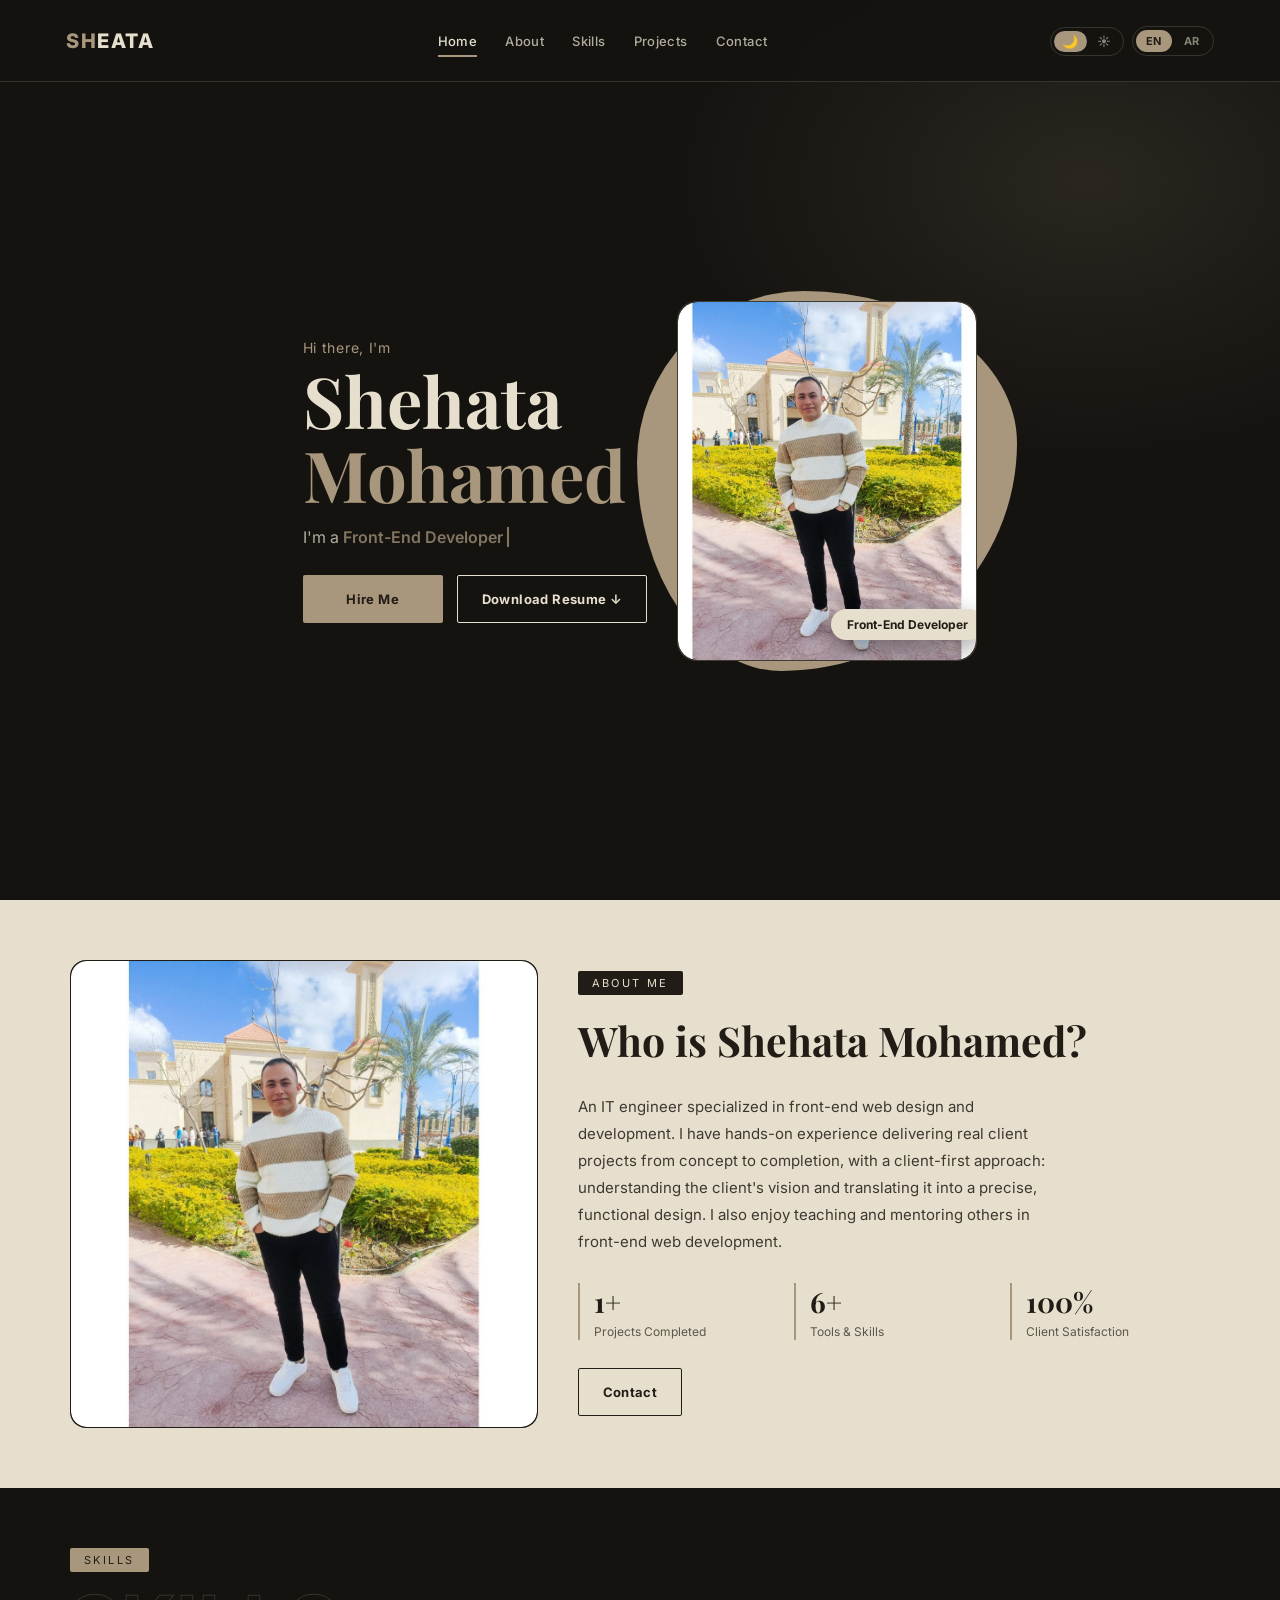
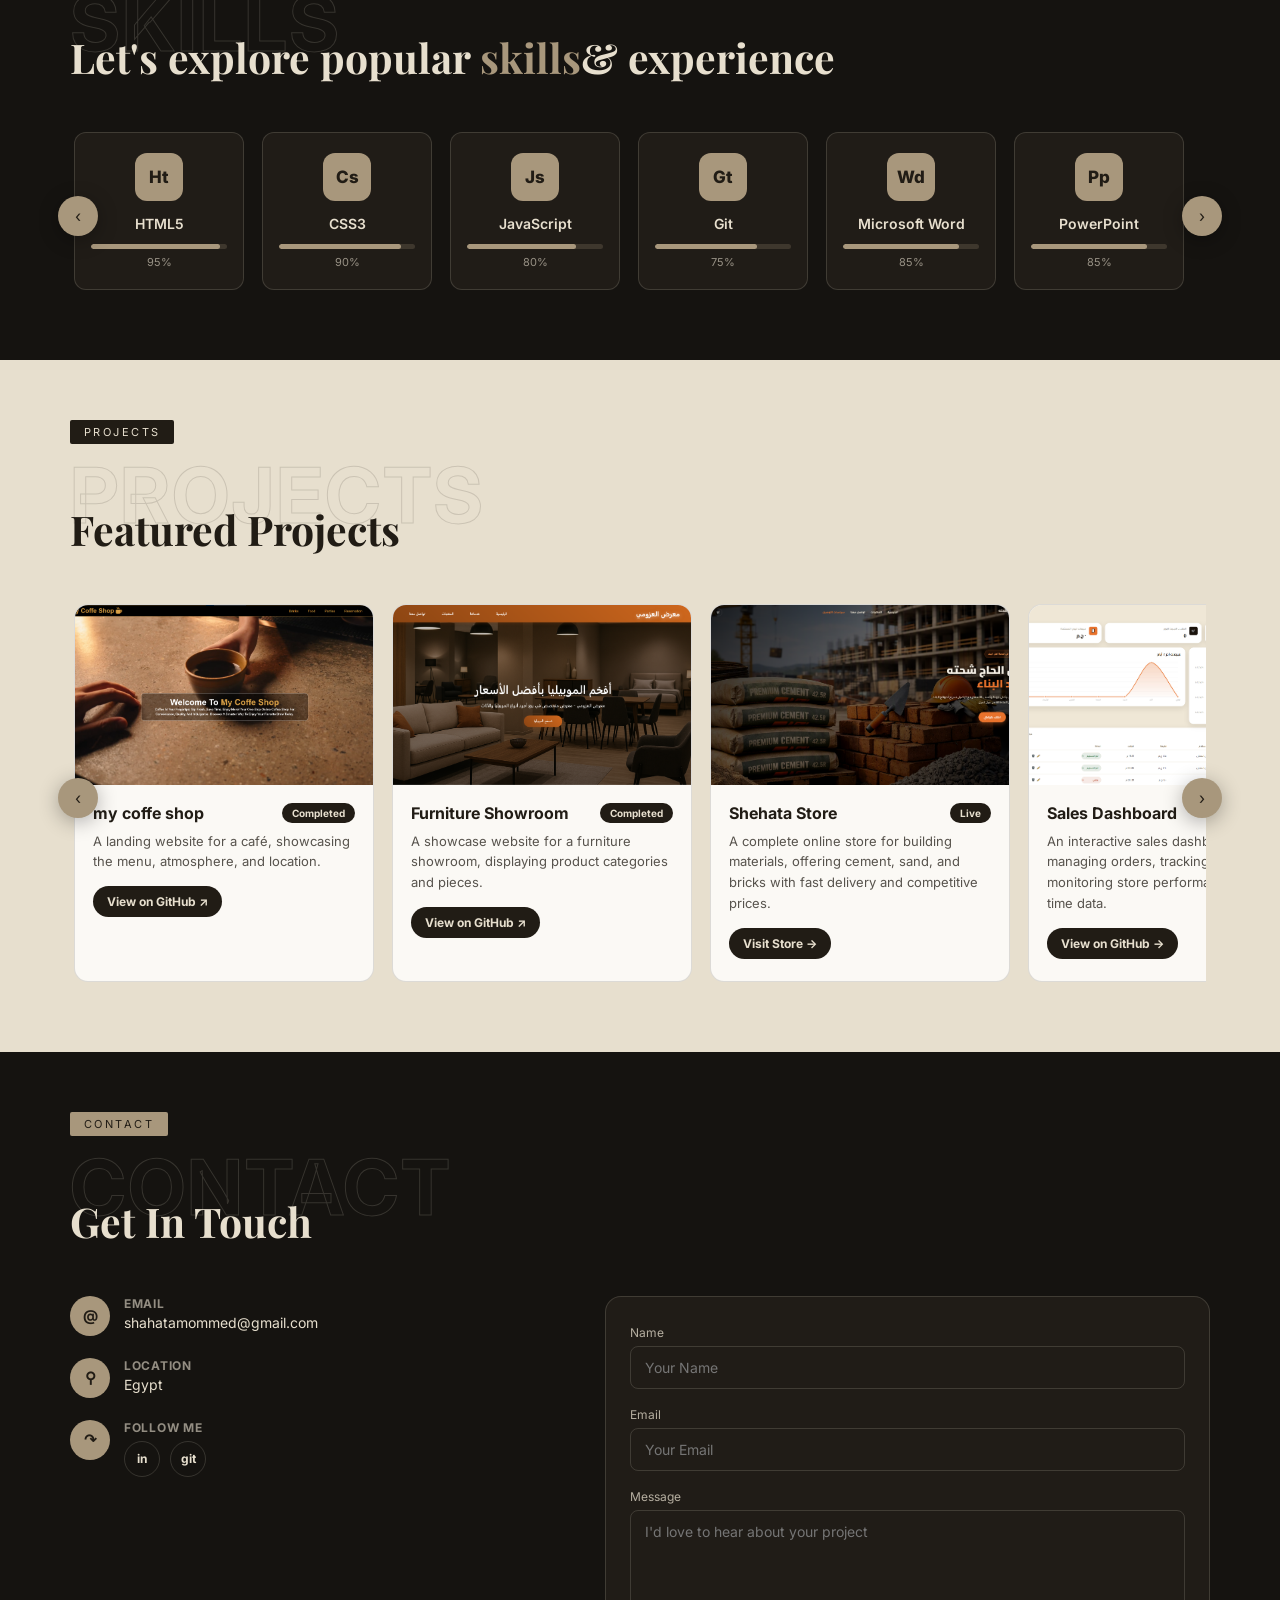
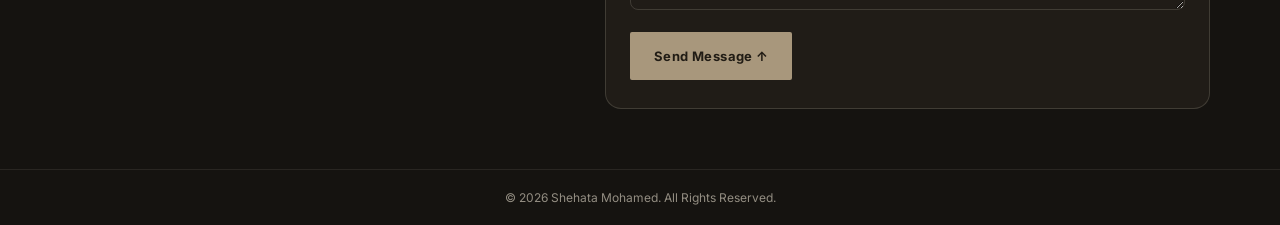
<file: index.html>
<!DOCTYPE html>
<html lang="en" dir="ltr" data-theme="dark">
<head>
<meta charset="UTF-8">
<meta name="viewport" content="width=device-width, initial-scale=1.0">
<link rel="icon" type="image/png" href="img/logo.png">

<title>Shehata Mohamed | Front-End Developer</title>
<link rel="preconnect" href="https://fonts.googleapis.com">
<link rel="preconnect" href="https://fonts.gstatic.com" crossorigin="anonymous">
<link href="https://fonts.googleapis.com/css2?family=Amiri:wght@400;700&family=Tajawal:wght@300;400;500;700;800&family=Playfair+Display:ital,wght@0,400;0,600;0,700;0,900;1,500&family=Inter:wght@300;400;500;600;700;800&display=swap" rel="stylesheet">

<link rel="stylesheet" href="style.css">


</head>
<body class="lang-en">

<header>
  <div class="wrap navbar">
    <div class="logo"><span>SH</span>EATA</div>
    <nav class="nav-links" id="navLinks">
      <a href="#home" class="active i18n" data-en="Home" data-ar="الرئيسية">Home</a>
      <a href="#about" class="i18n" data-en="About" data-ar="من أنا">About</a>
      <a href="#skills" class="i18n" data-en="Skills" data-ar="المهارات">Skills</a>
      <a href="#projects" class="i18n" data-en="Projects" data-ar="المشاريع">Projects</a>
      <a href="#contact" class="i18n" data-en="Contact" data-ar="تواصل">Contact</a>
    </nav>
    <div class="nav-right">
      <div class="theme-toggle">
        <button id="btnDark" class="active" aria-label="Dark mode" title="Dark mode">🌙</button>
        <button id="btnLight" aria-label="Light mode" title="Light mode">☀</button>
      </div>
      <div class="lang-toggle">
        <button id="btnEn" class="active">EN</button>
        <button id="btnAr">AR</button>
      </div>
      <button class="burger" id="burger" aria-label="menu"><span></span><span></span><span></span></button>
    </div>
  </div>
</header>

<!-- HERO -->
<section class="hero" id="home">
  <div class="wrap hero-grid">
    <div>
      <div class="hero-eyebrow i18n" data-en="Hi there, I'm" data-ar="أهلاً، أنا">Hi there, I'm</div>
      <h1><span class="i18n" data-en="Shehata" data-ar="شحاته">Shehata</span> <span class="accent i18n" data-en="Mohamed" data-ar="محمد">Mohamed</span></h1>
      <div class="role-line">
        <span class="i18n" data-en="I'm a " data-ar="أنا ">I'm a </span><span class="type i18n" data-en="Front-End Developer" data-ar="مطوّر واجهات أمامية">Front-End Developer</span>
      </div>
      <div class="hero-actions">
        <a href="#contact" class="btn btn-solid i18n" data-en="Hire Me" data-ar="وظّفني">Hire Me</a>
        <a href="#" class="btn btn-line i18n" data-en="Download Resume ↓" data-ar="تحميل السيرة الذاتية ↓">Download Resume ↓</a>
      </div>
    </div>
    <div class="hero-visual">
      <div class="blob"></div>
      <div class="avatar">
        <img src="img/photo.jpg" alt="Portrait of Shehata Mohamed" class="photo-img">
        <div class="role-tag i18n" data-en="Front-End Developer" data-ar="مطوّر واجهات أمامية">Front-End Developer</div>
      </div>
    </div>
  </div>
</section>

<!-- ABOUT -->
<section class="about light" id="about">
  <div class="wrap about-grid">
    <div class="about-photo reveal">
      <img src="img/photo.jpg" alt="Portrait of Shehata Mohamed" class="about-img">
    </div>
    <div class="about-text">
      <span class="eyebrow i18n" data-en="About Me" data-ar="من أنا">About Me</span>
      <div class="section-head" style="padding-top:0;margin-bottom:26px;">
        <h2 class="i18n" data-en="Who is Shehata Mohamed?" data-ar="من هو شحاته محمد؟">Who is Shehata Mohamed?</h2>
      </div>
      <p class="i18n" data-en="An IT engineer specialized in front-end web design and development. I have hands-on experience delivering real client projects from concept to completion, with a client-first approach: understanding the client's vision and translating it into a precise, functional design. I also enjoy teaching and mentoring others in front-end web development." data-ar="مهندس تقنية معلومات متخصص في تصميم وتطوير واجهات المواقع. أمتلك خبرة عملية في إنجاز مشاريع فعلية لعملاء حقيقيين، وأتبنّى أسلوب عمل يضع راحة العميل أولاً: فهم رؤيته وترجمتها إلى تصميم دقيق يعكس ما يتخيّله بالضبط. كما أستمتع بتعليم وتوجيه آخرين في مجال تطوير واجهات المواقع.">An IT engineer specialized in front-end web design and development. I have hands-on experience delivering real client projects from concept to completion, with a client-first approach: understanding the client's vision and translating it into a precise, functional design. I also enjoy teaching and mentoring others in front-end web development.</p>
      <div class="stats">
        <div class="stat"><b>1+</b><span class="i18n" data-en="Projects Completed" data-ar="مشاريع منجزة">Projects Completed</span></div>
        <div class="stat"><b>6+</b><span class="i18n" data-en="Tools &amp; Skills" data-ar="أدوات ومهارات">Tools &amp; Skills</span></div>
        <div class="stat"><b>100%</b><span class="i18n" data-en="Client Satisfaction" data-ar="رضا العملاء">Client Satisfaction</span></div>
      </div>
      <a href="#contact" class="btn btn-line i18n" data-en="Contact" data-ar="تواصل">Contact</a>
    </div>
  </div>
</section>

<!-- SKILLS -->
<section class="skills" id="skills">
  <div class="wrap">
    <span class="eyebrow i18n" data-en="Skills" data-ar="المهارات">Skills</span>
    <div class="section-head">
      <span class="ghost-heading i18n" data-en="SKILLS" data-ar="مهارات">SKILLS</span>
      <h2><span class="i18n" data-en="Let's explore popular " data-ar="لنستكشف أبرز ">Let's explore popular </span><em class="i18n" data-en="skills" data-ar="المهارات">skills</em><span class="i18n" data-en=" &amp; experience" data-ar=" والخبرات">&amp; experience</span></h2>
    </div>
    <div class="carousel-wrap">
      <button class="car-btn car-prev" data-target="skillsCar">‹</button>
      <div class="carousel" id="skillsCar">
        <div class="skill-card"><div class="skill-icon">Ht</div><h4 class="i18n" data-en="HTML5" data-ar="HTML5">HTML5</h4><div class="bar-track"><div class="bar-fill" data-pct="95"></div></div><span class="skill-pct">95%</span></div>
        <div class="skill-card"><div class="skill-icon">Cs</div><h4 class="i18n" data-en="CSS3" data-ar="CSS3">CSS3</h4><div class="bar-track"><div class="bar-fill" data-pct="90"></div></div><span class="skill-pct">90%</span></div>
        <div class="skill-card"><div class="skill-icon">Js</div><h4 class="i18n" data-en="JavaScript" data-ar="JavaScript">JavaScript</h4><div class="bar-track"><div class="bar-fill" data-pct="80"></div></div><span class="skill-pct">80%</span></div>
        <div class="skill-card"><div class="skill-icon">Gt</div><h4 class="i18n" data-en="Git" data-ar="جيت">Git</h4><div class="bar-track"><div class="bar-fill" data-pct="75"></div></div><span class="skill-pct">75%</span></div>
        <div class="skill-card"><div class="skill-icon">Wd</div><h4 class="i18n" data-en="Microsoft Word" data-ar="Word">Microsoft Word</h4><div class="bar-track"><div class="bar-fill" data-pct="85"></div></div><span class="skill-pct">85%</span></div>
        <div class="skill-card"><div class="skill-icon">Pp</div><h4 class="i18n" data-en="PowerPoint" data-ar="PowerPoint">PowerPoint</h4><div class="bar-track"><div class="bar-fill" data-pct="85"></div></div><span class="skill-pct">85%</span></div>
      </div>
      <button class="car-btn car-next" data-target="skillsCar">›</button>
    </div>
  </div>
</section>
 
<!-- PROJECTS -->
<section class="projects light" id="projects">
  <div class="wrap">
    <span class="eyebrow i18n" data-en="Projects" data-ar="المشاريع">Projects</span>
    <div class="section-head">
      <span class="ghost-heading i18n" data-en="PROJECTS" data-ar="مشاريع">PROJECTS</span>
      <h2 class="i18n" data-en="Featured Projects" data-ar="أبرز المشاريع">Featured Projects</h2>
    </div>
    <div class="carousel-wrap">
      <button class="car-btn car-prev" data-target="projCar">‹</button>
      <div class="carousel" id="projCar">

        <div class="proj-card">
          <div class="proj-thumb">
            <img src="img/WEB1.png" alt="Café Website Screenshot">
          </div>
          <div class="proj-body">
            <div class="proj-top"><h4 class="i18n" data-en="My Coffe Shop" data-ar="موقع كافيه">my coffe shop</h4><span class="badge i18n" data-en="Completed" data-ar="مكتمل">Completed</span></div>
            <p class="i18n" data-en="A landing website for a café, showcasing the menu, atmosphere, and location, designed to give visitors a clear, appealing first impression before they visit." data-ar="موقع تعريفي لكافيه يعرض قائمة المشروبات والأجواء والموقع، بتصميم يمنح الزائر انطباعاً أولياً واضحاً وجذاباً قبل زيارته فعلياً.">A landing website for a café, showcasing the menu, atmosphere, and location.</p>
            <a href="https://1shehata1.github.io/mycoffe/" target="_blank" rel="noopener" class="btn-github i18n" data-en="View on GitHub ↗" data-ar="عرض على GitHub ↗">View on GitHub ↗</a>
          </div>
        </div>
      
        <div class="proj-card">
          <div class="proj-thumb">
            <img src="img/WEB2.png" alt="Furniture Showroom Website Screenshot">
          </div>
          <div class="proj-body">
            <div class="proj-top"><h4 class="i18n" data-en="Furniture Showroom" data-ar="معرض موبيليا">Furniture Showroom</h4><span class="badge i18n" data-en="Completed" data-ar="مكتمل">Completed</span></div>
            <p class="i18n" data-en="A showcase website for a furniture showroom, displaying product categories and pieces with clean visuals that let the products speak for themselves." data-ar="موقع عرض لمعرض أثاث (موبيليا)، يعرض فئات المنتجات والقطع بصرياً بشكل نظيف يترك للمنتج نفسه فرصة التحدث عن جودته.">A showcase website for a furniture showroom, displaying product categories and pieces.</p>
            <a href="https://1shehata1.github.io/azoumi/" target="_blank" rel="noopener" class="btn-github i18n" data-en="View on GitHub ↗" data-ar="عرض على GitHub ↗">View on GitHub ↗</a>
          </div>
        </div>

    <div class="proj-card">
  <div class="proj-thumb">
    <img src="img/Screenshot 2026-08-31 204503.png" alt="Shehata Store - Building Materials">
  </div>
  <div class="proj-body">
    <div class="proj-top">
      <h4 class="i18n" data-en="Shehata Store" data-ar="مخزن الحاج شحته">Shehata Store</h4>
      <span class="badge i18n" data-en="Live" data-ar="مباشر">Live</span>
    </div>
    <p class="i18n" 
       data-en="A complete online store for building materials, offering cement, sand, and bricks with fast delivery and competitive prices." 
       data-ar="متجر متكامل لمواد البناء، يوفر الأسمنت والرمل والطوب مع توصيل سريع وأسعار تنافسية.">
       A complete online store for building materials, offering cement, sand, and bricks with fast delivery and competitive prices.
    </p>
    <a href="https://shehata-store.infinityfreeapp.com" 
       target="_blank" 
       rel="noopener" 
       class="btn-github i18n" 
       data-en="Visit Store →" 
       data-ar="زيارة المتجر ←">
       Visit Store →
    </a>
  </div>
</div>

<div class="proj-card">
  <div class="proj-thumb">
    <img src="img/Screenshot 2026-08-31 205601.png" alt="Sales Dashboard Screenshot">
  </div>
  <div class="proj-body">
    <div class="proj-top">
      <h4 class="i18n" data-en="Sales Dashboard" data-ar="لوحة تحكم المبيعات">Sales Dashboard</h4>
      <span class="badge i18n" data-en="Completed" data-ar="مكتمل">Live</span>
    </div>
    <p class="i18n" 
       data-en="An interactive sales dashboard for managing orders, tracking inventory, and monitoring store performance with real-time data." 
       data-ar="لوحة تحكم تفاعلية للمبيعات، لإدارة الطلبات وتتبع المخزون ومراقبة أداء المتجر ببيانات لحظية.">
       An interactive sales dashboard for managing orders, tracking inventory, and monitoring store performance with real-time data.
    </p>
    <a href="https://1shehata1.github.io/sales-api--shehata-store/" 
       target="_blank" 
       rel="noopener" 
       class="btn-github i18n" 
       data-en="View on GitHub →" 
       data-ar="عرض على GitHub←">
       View on GitHub →
    </a>
  </div>
</div>

      </div>
      <button class="car-btn car-next" data-target="projCar">›</button>
    </div>
  </div>
</section>
 

<!-- CONTACT -->
<section class="contact" id="contact">
  <div class="wrap">
    <span class="eyebrow i18n" data-en="Contact" data-ar="تواصل">Contact</span>
    <div class="section-head">
      <span class="ghost-heading i18n" data-en="CONTACT" data-ar="تواصل">CONTACT</span>
      <h2 class="i18n" data-en="Get In Touch" data-ar="لنتواصل">Get In Touch</h2>
    </div>
    <div class="contact-grid">
      <div>
        <div class="info-item">
          <div class="info-icon">@</div>
          <div><h5 class="i18n" data-en="Email" data-ar="البريد الإلكتروني">Email</h5><p>shahatamommed@gmail.com</p></div>
        </div>
        <div class="info-item">
          <div class="info-icon">⚲</div>
          <div><h5 class="i18n" data-en="Location" data-ar="الموقع">Location</h5><p class="i18n" data-en="Egypt" data-ar="مصر">Egypt</p></div>
        </div>
        <div class="info-item">
          <div class="info-icon">↷</div>
          <div>
            <h5 class="i18n" data-en="Follow Me" data-ar="تابعني">Follow Me</h5>
            <div class="socials">
              <a href="https://www.linkedin.com/in/shehata-mohammed-500937419" target="_blank" rel="noopener" aria-label="LinkedIn">in</a>
              <a href="https://github.com/1shehata1" target="_blank" rel="noopener" aria-label="GitHub">git</a>
            </div>
          </div>
        </div>
      </div>
      <div class="form-card">
      <form id="contactForm">
          <div class="field">
            <label class="i18n" data-en="Name" data-ar="الاسم">Name</label>
            <input type="text" class="i18n-ph" data-en="Your Name" data-ar="اسمك" placeholder="Your Name" required>
          </div>
          <div class="field">
            <label class="i18n" data-en="Email" data-ar="البريد الإلكتروني">Email</label>
            <input type="email" class="i18n-ph" data-en="Your Email" data-ar="بريدك الإلكتروني" placeholder="Your Email" required>
          </div>
          <div class="field">
            <label class="i18n" data-en="Message" data-ar="الرسالة">Message</label>
            <textarea class="i18n-ph" data-en="I'd love to hear about your project" data-ar="أخبرني عن مشروعك" placeholder="I'd love to hear about your project" required></textarea>
          </div>
          <button class="btn btn-solid i18n" data-en="Send Message ↑" data-ar="إرسال الرسالة ↑" type="submit">Send Message ↑</button>
          <p class="form-note i18n" id="formMsg" style="display:none;color:#A8977C;" data-en="Thanks " data-ar="شكرًا! هذا نموذج عرض فقط ولم يتم إرسال أي رسالة فعليًا.">Thanks</p>
        </form>
      </div>
    </div>
  </div>
</section>

<footer>
  <span class="i18n" data-en="© 2026 Shehata Mohamed. All Rights Reserved." data-ar="© 2026 شحاته محمد. جميع الحقوق محفوظة.">© 2026 Shehata Mohamed. All Rights Reserved.</span>
</footer>

<script src="script.js"></script>
</body>
</html>
</file>
<file: style.css>
:root {
  --black: #151310;
  --black-soft: #201c17;
  --text-on-surface: #e7dfce;
  --white: #fbf9f5;
  --beige-light: #e7dfce;
  --beige-dark: #a8977c;
  --ink: #211c15;
  --line: rgba(231, 223, 206, 0.16);
  --line-dark: rgba(33, 28, 21, 0.14);
  --ease: cubic-bezier(0.16, 0.8, 0.28, 1);
  --header-height: 82px;
}

:root[data-theme="light"] {
  --black: #fbf9f5;
  --black-soft: #f1ece1;
  --text-on-surface: #211c15;
  --line: rgba(33, 28, 21, 0.14);
}

* {
  margin: 0;
  padding: 0;
  box-sizing: border-box;
}

html {
  scroll-behavior: smooth;
}

body {
  background: var(--black);
  color: var(--text-on-surface);
  overflow-x: hidden;
  transition: background 0.35s var(--ease), color 0.35s var(--ease);
  -webkit-font-smoothing: antialiased;
  -moz-osx-font-smoothing: grayscale;
}

/* ========================================
   🔥 IMPORTANT: Fix for fixed header
   ======================================== */
section[id] {
  scroll-margin-top: calc(var(--header-height) + 20px);
}

/* ======================================== */

body.lang-en {
  font-family: "Inter", sans-serif;
}
body.lang-ar {
  font-family: "Tajawal", sans-serif;
}

body.lang-en h1,
body.lang-en h2,
body.lang-en h3,
body.lang-en .display {
  font-family: "Playfair Display", serif;
}
body.lang-ar h1,
body.lang-ar h2,
body.lang-ar h3,
body.lang-ar .display {
  font-family: "Amiri", serif;
}

a {
  color: inherit;
  text-decoration: none;
}
ul {
  list-style: none;
}
img {
  max-width: 100%;
  display: block;
  height: auto;
}
button {
  font: inherit;
  cursor: pointer;
  border: none;
  background: none;
  color: inherit;
  -webkit-tap-highlight-color: transparent;
}
input,
textarea {
  font-family: inherit;
  -webkit-appearance: none;
  appearance: none;
}

.wrap {
  max-width: 1180px;
  margin: 0 auto;
  padding: 0 20px;
}

/* ---------- Eyebrow / heading system ---------- */
.eyebrow {
  display: inline-block;
  font-size: 11px;
  letter-spacing: 0.22em;
  text-transform: uppercase;
  color: var(--ink);
  background: var(--beige-dark);
  padding: 5px 14px;
  border-radius: 2px;
  margin-bottom: 18px;
}
body.lang-ar .eyebrow {
  letter-spacing: 0;
}
.light .eyebrow {
  background: var(--ink);
  color: var(--beige-light);
}

.ghost-heading {
  font-size: clamp(28px, 6vw, 86px);
  line-height: 1;
  font-weight: 700;
  color: transparent;
  -webkit-text-stroke: 1px var(--line);
  text-transform: uppercase;
  letter-spacing: 2px;
  position: absolute;
  top: -4px;
  inset-inline-start: 0;
  white-space: nowrap;
  pointer-events: none;
  user-select: none;
}
.light .ghost-heading {
  -webkit-text-stroke: 1px var(--line-dark);
}
body.lang-ar .ghost-heading {
  letter-spacing: 0;
}

.section-head {
  position: relative;
  margin-bottom: 48px;
  padding-top: 40px;
}
.section-head h2 {
  font-size: clamp(22px, 3.2vw, 44px);
  font-weight: 700;
  position: relative;
  z-index: 1;
}
.section-head h2 em {
  font-style: normal;
  color: var(--beige-dark);
}
.light .section-head h2 {
  color: var(--ink);
}

/* ---------- Nav ---------- */
header {
  position: fixed;
  top: 0;
  left: 0;
  right: 0;
  z-index: 100;
  background: var(--black);
  background: color-mix(in srgb, var(--black) 92%, transparent);
  backdrop-filter: blur(12px);
  -webkit-backdrop-filter: blur(12px);
  border-bottom: 1px solid var(--line);
  transition: background 0.35s var(--ease);
  height: var(--header-height);
}
.navbar {
  display: flex;
  align-items: center;
  justify-content: space-between;
  height: var(--header-height);
  padding: 0 16px;
}
.logo {
  font-size: 20px;
  font-weight: 800;
  letter-spacing: 0.08em;
  color: var(--text-on-surface);
  flex-shrink: 0;
}
.logo span {
  color: var(--beige-dark);
}
.nav-links {
  display: flex;
  gap: 28px;
  align-items: center;
}
.nav-links a {
  font-size: 13px;
  font-weight: 500;
  letter-spacing: 0.03em;
  color: var(--text-on-surface);
  opacity: 0.75;
  position: relative;
  padding: 4px 0;
  transition: opacity 0.25s;
  white-space: nowrap;
}
.nav-links a:hover,
.nav-links a.active {
  opacity: 1;
}
.nav-links a.active::after {
  content: "";
  position: absolute;
  bottom: -4px;
  left: 0;
  right: 0;
  height: 2px;
  background: var(--beige-dark);
}
.nav-right {
  display: flex;
  align-items: center;
  gap: 8px;
  flex-shrink: 0;
}
.lang-toggle,
.theme-toggle {
  display: flex;
  align-items: center;
  border: 1px solid var(--line);
  border-radius: 999px;
  padding: 3px;
  gap: 2px;
}
.lang-toggle button,
.theme-toggle button {
  padding: 4px 10px;
  font-size: 11px;
  font-weight: 700;
  letter-spacing: 0.05em;
  border-radius: 999px;
  color: var(--text-on-surface);
  opacity: 0.55;
  transition: 0.25s;
}
.theme-toggle button {
  padding: 4px 8px;
  font-size: 13px;
  line-height: 1;
}
.lang-toggle button.active,
.theme-toggle button.active {
  background: var(--beige-dark);
  color: var(--ink);
  opacity: 1;
}
.burger {
  display: none;
  flex-direction: column;
  gap: 5px;
  padding: 4px;
  margin-left: 4px;
}
.burger span {
  width: 22px;
  height: 2px;
  background: var(--text-on-surface);
  border-radius: 2px;
  transition: 0.3s;
}

/* ---------- Mobile Menu ---------- */
@media (max-width: 768px) {
  .nav-links {
    position: fixed;
    top: var(--header-height);
    inset-inline: 0;
    background: var(--black);
    flex-direction: column;
    align-items: stretch;
    gap: 0;
    padding: 8px 20px 20px;
    border-bottom: 1px solid var(--line);
    transform: translateY(-12px);
    opacity: 0;
    pointer-events: none;
    transition: 0.3s var(--ease);
    max-height: calc(100vh - var(--header-height));
    overflow-y: auto;
  }
  .nav-links.open {
    transform: translateY(0);
    opacity: 1;
    pointer-events: auto;
  }
  .nav-links a {
    padding: 14px 0;
    width: 100%;
    border-bottom: 1px solid var(--line);
    font-size: 15px;
  }
  .nav-links a:last-child {
    border-bottom: none;
  }
  .burger {
    display: flex;
  }
  .lang-toggle button,
  .theme-toggle button {
    padding: 4px 8px;
    font-size: 10px;
  }
  .theme-toggle button {
    padding: 4px 6px;
    font-size: 12px;
  }
}

/* ---------- Buttons ---------- */
.btn {
  display: inline-flex;
  align-items: center;
  justify-content: center;
  gap: 10px;
  padding: 14px 24px;
  font-size: 13px;
  font-weight: 700;
  letter-spacing: 0.03em;
  border-radius: 2px;
  transition: 0.3s var(--ease);
  text-align: center;
  min-height: 48px;
}
.btn-solid {
  background: var(--beige-dark);
  color: var(--ink);
}
.btn-solid:hover {
  background: var(--beige-light);
  transform: translateY(-2px);
}
.btn-solid:active {
  transform: scale(0.97);
}
.btn-line {
  border: 1px solid var(--text-on-surface);
  color: var(--text-on-surface);
}
.btn-line:hover {
  border-color: var(--beige-dark);
  color: var(--beige-dark);
}
.light .btn-line {
  border-color: var(--ink);
  color: var(--ink);
}

/* ---------- Hero ---------- */
.photo-img {
  width: 100%;
  height: 100%;
  object-fit: cover;
  border-radius: 20px;
}
.hero {
  min-height: 100vh;
  display: flex;
  align-items: center;
  position: relative;
  padding-top: calc(var(--header-height) + 20px);
  padding-bottom: 40px;
  background: radial-gradient(
      600px 400px at 85% 20%,
      rgba(168, 151, 124, 0.14),
      transparent 70%
    ),
    var(--black);
}
.hero-grid {
  display: grid;
  grid-template-columns: 1.1fr 0.9fr;
  gap: 30px;
  align-items: center;
}
.hero-eyebrow {
  font-size: 14px;
  color: var(--beige-dark);
  letter-spacing: 0.05em;
  margin-bottom: 8px;
}
.hero h1 {
  font-size: clamp(32px, 5.5vw, 72px);
  line-height: 1.05;
  font-weight: 700;
  margin-bottom: 16px;
}
.hero h1 .accent {
  color: var(--beige-dark);
  display: block;
}
.role-line {
  font-size: 16px;
  opacity: 0.75;
  margin-bottom: 24px;
  min-height: 24px;
}
.role-line .type {
  color: var(--beige-dark);
  font-weight: 600;
  border-inline-end: 2px solid var(--beige-dark);
  padding-inline-end: 4px;
}
.hero-actions {
  display: flex;
  gap: 14px;
  flex-wrap: wrap;
}
.hero-actions .btn {
  flex: 1 1 auto;
  min-width: 140px;
}

.hero-visual {
  position: relative;
  display: flex;
  justify-content: center;
  align-items: center;
}
.blob {
  width: 380px;
  height: 380px;
  border-radius: 44% 56% 62% 38% / 45% 40% 60% 55%;
  background: var(--beige-dark);
  position: absolute;
  animation: morph 3s var(--ease) infinite alternate;
}
@keyframes morph {
  0% {
    border-radius: 44% 56% 62% 38% / 45% 40% 60% 55%;
  }
  100% {
    border-radius: 60% 40% 40% 60% / 55% 60% 40% 45%;
  }
}
.avatar {
  position: relative;
  width: 300px;
  height: 360px;
  border-radius: 20px;
  background: var(--black-soft);
  border: 1px solid var(--line);
  display: flex;
  align-items: center;
  justify-content: center;
  overflow: hidden;
}
.role-tag {
  position: absolute;
  bottom: 20px;
  inset-inline-end: -8px;
  background: var(--beige-light);
  color: var(--ink);
  padding: 8px 16px;
  border-radius: 999px;
  font-size: 12px;
  font-weight: 700;
  box-shadow: 0 8px 24px rgba(0, 0, 0, 0.35);
  white-space: nowrap;
  max-width: 90%;
}

/* ---------- About ---------- */
.about {
  background: var(--beige-light);
  color: var(--ink);
  padding: 60px 0;
}
.about-grid {
  display: grid;
  grid-template-columns: 0.85fr 1.15fr;
  gap: 40px;
  align-items: center;
}
.about-photo {
  aspect-ratio: 5/5;
  border-radius: 16px;
  background: var(--ink);
  position: relative;
  overflow: hidden;
  border: 1px solid var(--line-dark);
}
.about-img {
  width: 100%;
  height: 100%;
  object-fit: cover;
  border-radius: 16px;
}
.about-text p {
  font-size: 15px;
  line-height: 1.8;
  opacity: 0.85;
  margin-bottom: 28px;
  max-width: 52ch;
}
.stats {
  display: grid;
  grid-template-columns: repeat(3, 1fr);
  gap: 16px;
  margin-bottom: 28px;
}
.stat {
  border-inline-start: 2px solid var(--beige-dark);
  padding-inline-start: 14px;
}
.stat b {
  display: block;
  font-size: 28px;
  font-family: "Playfair Display", serif;
}
body.lang-ar .stat b {
  font-family: "Amiri", serif;
}
.stat span {
  font-size: 12px;
  opacity: 0.7;
}

/* ---------- Skills ---------- */
.skills {
  background: var(--black);
  padding: 60px 0;
  transition: background 0.35s var(--ease);
}
.skill-card {
  flex: 0 0 170px;
  scroll-snap-align: start;
  background: var(--black-soft);
  border: 1px solid var(--line);
  border-radius: 12px;
  padding: 20px 16px;
  text-align: center;
  transition: background 0.35s var(--ease);
}
.skill-icon {
  width: 48px;
  height: 48px;
  border-radius: 12px;
  margin: 0 auto 14px;
  background: var(--beige-dark);
  color: var(--ink);
  display: flex;
  align-items: center;
  justify-content: center;
  font-weight: 800;
  font-size: 17px;
}
.skill-card h4 {
  font-size: 14px;
  margin-bottom: 12px;
  font-weight: 600;
}
.bar-track {
  height: 5px;
  border-radius: 4px;
  background: rgba(168, 151, 124, 0.22);
  overflow: hidden;
}
.bar-fill {
  height: 100%;
  background: var(--beige-dark);
  width: 0;
  border-radius: 4px;
  transition: width 1.2s var(--ease);
}
.skill-pct {
  font-size: 11px;
  opacity: 0.6;
  margin-top: 6px;
  display: block;
}

/* ---------- Projects ---------- */
.projects {
  background: var(--beige-light);
  color: var(--ink);
  padding: 60px 0;
}
.proj-card {
  flex: 0 0 300px;
  scroll-snap-align: start;
  background: var(--white);
  border: 1px solid var(--line-dark);
  border-radius: 14px;
  overflow: hidden;
}
.proj-thumb {
  height: 180px;
  position: relative;
  overflow: hidden;
  background: var(--black-soft);
}
.proj-thumb img {
  width: 100%;
  height: 100%;
  object-fit: cover;
  display: block;
  transition: transform 0.4s var(--ease);
}
.proj-card:hover .proj-thumb img {
  transform: scale(1.05);
}
.proj-body {
  padding: 18px 18px 22px;
}
.proj-top {
  display: flex;
  justify-content: space-between;
  align-items: flex-start;
  margin-bottom: 8px;
  gap: 8px;
}
.proj-top h4 {
  font-size: 16px;
  font-weight: 700;
}
.badge {
  font-size: 10px;
  font-weight: 700;
  padding: 4px 10px;
  border-radius: 999px;
  background: var(--ink);
  color: var(--beige-light);
  white-space: nowrap;
  flex-shrink: 0;
}
.proj-body p {
  font-size: 13px;
  line-height: 1.6;
  opacity: 0.75;
  margin-bottom: 14px;
}
.btn-github {
  display: inline-flex;
  align-items: center;
  gap: 6px;
  font-size: 12px;
  font-weight: 700;
  padding: 8px 14px;
  border-radius: 999px;
  background: var(--ink);
  color: var(--beige-light);
  transition: 0.25s var(--ease);
}
.btn-github:hover {
  background: var(--beige-dark);
  color: var(--ink);
  transform: translateY(-2px);
}
.btn-github:active {
  transform: scale(0.96);
}

/* ---------- Carousels ---------- */
.carousel-wrap {
  position: relative;
  padding: 0 4px;
}
.carousel {
  display: flex;
  gap: 18px;
  overflow-x: auto;
  scroll-snap-type: x mandatory;
  padding-bottom: 10px;
  scrollbar-width: none;
  -webkit-overflow-scrolling: touch;
}
.carousel::-webkit-scrollbar {
  display: none;
}
.car-btn {
  position: absolute;
  top: 50%;
  transform: translateY(-50%);
  width: 40px;
  height: 40px;
  border-radius: 50%;
  background: var(--beige-dark);
  color: var(--ink);
  display: flex;
  align-items: center;
  justify-content: center;
  z-index: 5;
  transition: 0.25s;
  font-size: 16px;
  box-shadow: 0 4px 20px rgba(0, 0, 0, 0.3);
}
.car-btn:hover {
  background: var(--ink);
  color: var(--beige-dark);
}
.car-btn:active {
  transform: translateY(-50%) scale(0.92);
}
.car-prev {
  inset-inline-start: -12px;
}
.car-next {
  inset-inline-end: -12px;
}

/* ---------- Contact ---------- */
.contact {
  background: var(--black);
  padding: 60px 0;
  transition: background 0.35s var(--ease);
}
.contact-grid {
  display: grid;
  grid-template-columns: 0.9fr 1.1fr;
  gap: 40px;
}
.info-item {
  display: flex;
  gap: 14px;
  align-items: flex-start;
  margin-bottom: 22px;
}
.info-icon {
  width: 40px;
  height: 40px;
  border-radius: 50%;
  background: var(--beige-dark);
  color: var(--ink);
  display: flex;
  align-items: center;
  justify-content: center;
  flex-shrink: 0;
  font-size: 15px;
  font-weight: 700;
}
.info-item h5 {
  font-size: 12px;
  text-transform: uppercase;
  letter-spacing: 0.06em;
  opacity: 0.6;
  margin-bottom: 3px;
}
.info-item p {
  font-size: 14px;
}
.socials {
  display: flex;
  gap: 10px;
  margin-top: 6px;
}
.socials a {
  width: 36px;
  height: 36px;
  border-radius: 50%;
  border: 1px solid var(--line);
  display: flex;
  align-items: center;
  justify-content: center;
  font-size: 12px;
  font-weight: 700;
  transition: 0.25s;
}
.socials a:hover {
  background: var(--beige-dark);
  color: var(--ink);
  border-color: var(--beige-dark);
}
.socials a:active {
  transform: scale(0.92);
}

.form-card {
  background: var(--black-soft);
  border: 1px solid var(--line);
  border-radius: 16px;
  padding: 28px 24px;
  transition: background 0.35s var(--ease);
}
.field {
  margin-bottom: 18px;
}
.field label {
  display: block;
  font-size: 12px;
  margin-bottom: 6px;
  opacity: 0.75;
}
.field input,
.field textarea {
  width: 100%;
  background: transparent;
  border: 1px solid var(--line);
  color: var(--text-on-surface);
  padding: 12px 14px;
  border-radius: 8px;
  font-size: 14px;
  outline: none;
  transition: 0.25s;
}
.field input:focus,
.field textarea:focus {
  border-color: var(--beige-dark);
}
.field textarea {
  resize: vertical;
  min-height: 100px;
}
.form-note {
  font-size: 14px;
  opacity: 0.5;
  margin-top: 12px;
}

/* ---------- Footer ---------- */
footer {
  background: var(--black);
  border-top: 1px solid var(--line);
  padding: 20px 0;
  text-align: center;
  font-size: 12px;
  opacity: 0.6;
  transition: background 0.35s var(--ease);
}

/* ---------- Reveal Animations ---------- */
.reveal {
  opacity: 0;
  transform: translateY(24px);
  transition: opacity 0.7s var(--ease), transform 0.7s var(--ease);
}
.reveal.in {
  opacity: 1;
  transform: translateY(0);
}

/* ========================================
   RESPONSIVE BREAKPOINTS
   ======================================== */

/* ---------- Tablets & Small Laptops ---------- */
@media (max-width: 1024px) {
  .wrap {
    padding: 0 24px;
  }
  .hero-grid {
    gap: 24px;
  }
  .blob {
    width: 320px;
    height: 320px;
  }
  .avatar {
    width: 260px;
    height: 320px;
  }
  .about-grid {
    gap: 32px;
  }
  .contact-grid {
    gap: 32px;
  }
}

/* ---------- Tablets & Large Phones ---------- */
@media (max-width: 768px) {
  :root {
    --header-height: 70px;
  }
  
  .wrap {
    padding: 0 16px;
  }
  
  .hero-grid,
  .about-grid,
  .contact-grid {
    grid-template-columns: 1fr;
    gap: 24px;
  }
  
  .hero-visual {
    order: -1;
    margin-bottom: 8px;
  }
  
  .blob {
    width: 240px;
    height: 240px;
  }
  .avatar {
    width: 200px;
    height: 260px;
  }
  .role-tag {
    font-size: 10px;
    padding: 5px 12px;
    bottom: 12px;
    inset-inline-end: -4px;
  }
  
  .hero h1 {
    font-size: 30px;
  }
  .hero-actions .btn {
    min-width: 120px;
    padding: 12px 18px;
    font-size: 12px;
  }
  
  .about {
    padding: 40px 0;
  }
  .about-text p {
    font-size: 14px;
  }
  .stats {
    grid-template-columns: 1fr 1fr;
    gap: 12px;
  }
  .stat b {
    font-size: 24px;
  }
  
  .skills,
  .projects,
  .contact {
    padding: 40px 0;
  }
  
  .skill-card {
    flex: 0 0 150px;
    padding: 16px 12px;
  }
  .skill-icon {
    width: 40px;
    height: 40px;
    font-size: 14px;
  }
  
  .proj-card {
    flex: 0 0 260px;
  }
  .proj-thumb {
    height: 150px;
  }
  
  .section-head {
    margin-bottom: 32px;
    padding-top: 30px;
  }
  .section-head h2 {
    font-size: 22px;
  }
  
  .form-card {
    padding: 20px 16px;
  }
  
  .car-btn {
    width: 32px;
    height: 32px;
    font-size: 13px;
  }
  .car-prev {
    inset-inline-start: -6px;
  }
  .car-next {
    inset-inline-end: -6px;
  }
}

/* ---------- Mobile Phones ---------- */
@media (max-width: 480px) {
  :root {
    --header-height: 62px;
  }
  
  .wrap {
    padding: 0 12px;
  }
  
  .logo {
    font-size: 17px;
  }
  
  .nav-links a {
    font-size: 14px;
    padding: 12px 0;
  }
  
  .hero {
    padding-top: calc(var(--header-height) + 12px);
    padding-bottom: 24px;
    min-height: auto;
  }
  .hero h1 {
    font-size: 26px;
  }
  .hero-eyebrow {
    font-size: 12px;
  }
  .role-line {
    font-size: 14px;
  }
  
  .blob {
    width: 180px;
    height: 180px;
  }
  .avatar {
    width: 160px;
    height: 200px;
  }
  .role-tag {
    font-size: 9px;
    padding: 4px 10px;
    bottom: 8px;
    inset-inline-end: -2px;
  }
  
  .hero-actions {
    flex-direction: column;
    gap: 10px;
  }
  .hero-actions .btn {
    min-width: 100%;
    justify-content: center;
  }
  
  .about-text p {
    font-size: 13px;
  }
  .stats {
    grid-template-columns: 1fr;
    gap: 8px;
  }
  .stat {
    padding-inline-start: 10px;
  }
  .stat b {
    font-size: 20px;
  }
  
  .skill-card {
    flex: 0 0 130px;
    padding: 12px 10px;
  }
  .skill-card h4 {
    font-size: 12px;
  }
  
  .proj-card {
    flex: 0 0 220px;
  }
  .proj-thumb {
    height: 130px;
  }
  .proj-body {
    padding: 14px 14px 18px;
  }
  .proj-top h4 {
    font-size: 14px;
  }
  .proj-body p {
    font-size: 12px;
  }
  
  .contact-grid {
    gap: 20px;
  }
  .info-item {
    gap: 10px;
    margin-bottom: 16px;
  }
  .info-icon {
    width: 34px;
    height: 34px;
    font-size: 13px;
  }
  .info-item p {
    font-size: 13px;
  }
  
  .form-card {
    padding: 16px 12px;
    border-radius: 12px;
  }
  .field input,
  .field textarea {
    padding: 10px 12px;
    font-size: 13px;
  }
  
  .btn {
    padding: 12px 18px;
    font-size: 12px;
    min-height: 42px;
  }
  
  .car-btn {
    width: 28px;
    height: 28px;
    font-size: 11px;
  }
  .car-prev {
    inset-inline-start: -4px;
  }
  .car-next {
    inset-inline-end: -4px;
  }
  
  .ghost-heading {
    font-size: 24px;
  }
  
  .section-head {
    margin-bottom: 24px;
    padding-top: 24px;
  }
  .section-head h2 {
    font-size: 20px;
  }
  
  .eyebrow {
    font-size: 10px;
    padding: 4px 10px;
    margin-bottom: 12px;
  }
  
  footer {
    padding: 16px 0;
    font-size: 11px;
  }
}

/* ---------- Landscape Phones ---------- */
@media (max-height: 600px) and (orientation: landscape) {
  .hero {
    min-height: auto;
    padding-top: calc(var(--header-height) + 10px);
    padding-bottom: 20px;
  }
  .hero-grid {
    gap: 16px;
  }
  .avatar {
    width: 140px;
    height: 180px;
  }
  .blob {
    width: 160px;
    height: 160px;
  }
  .hero h1 {
    font-size: 24px;
  }
  .role-line {
    font-size: 13px;
    margin-bottom: 12px;
  }
  .hero-actions .btn {
    padding: 8px 14px;
    font-size: 11px;
    min-height: 34px;
  }
  .about {
    padding: 30px 0;
  }
  .about-grid {
    gap: 16px;
  }
  .about-photo {
    max-height: 200px;
  }
  .stats {
    grid-template-columns: 1fr 1fr 1fr;
    gap: 8px;
  }
  .stat b {
    font-size: 18px;
  }
}

/* ---------- Desktop Large Screens ---------- */
@media (min-width: 1600px) {
  .wrap {
    max-width: 1400px;
  }
  .hero h1 {
    font-size: 82px;
  }
  .blob {
    width: 500px;
    height: 500px;
  }
  .avatar {
    width: 400px;
    height: 480px;
  }
}

/* ---------- Touch Device Optimizations ---------- */
@media (hover: none) {
  .btn-solid:hover,
  .btn-line:hover,
  .btn-github:hover,
  .car-btn:hover,
  .socials a:hover {
    transform: none;
  }
  .proj-card:hover .proj-thumb img {
    transform: none;
  }
  .car-btn {
    background: var(--beige-dark);
    opacity: 0.9;
  }
}

/* ---------- Print Styles ---------- */
@media print {
  header {
    position: static;
    backdrop-filter: none;
    -webkit-backdrop-filter: none;
  }
  .hero {
    min-height: auto;
    padding-top: 20px;
  }
  .hero-actions .btn {
    display: none;
  }
  .car-btn {
    display: none;
  }
  .carousel {
    overflow-x: visible;
    flex-wrap: wrap;
  }
  .skill-card,
  .proj-card {
    flex: 1 1 200px;
  }
  .blob {
    display: none;
  }
  .role-tag {
    position: static;
    display: inline-block;
  }
  .form-card {
    break-inside: avoid;
  }
  footer {
    position: static;
  }
}
</file>
